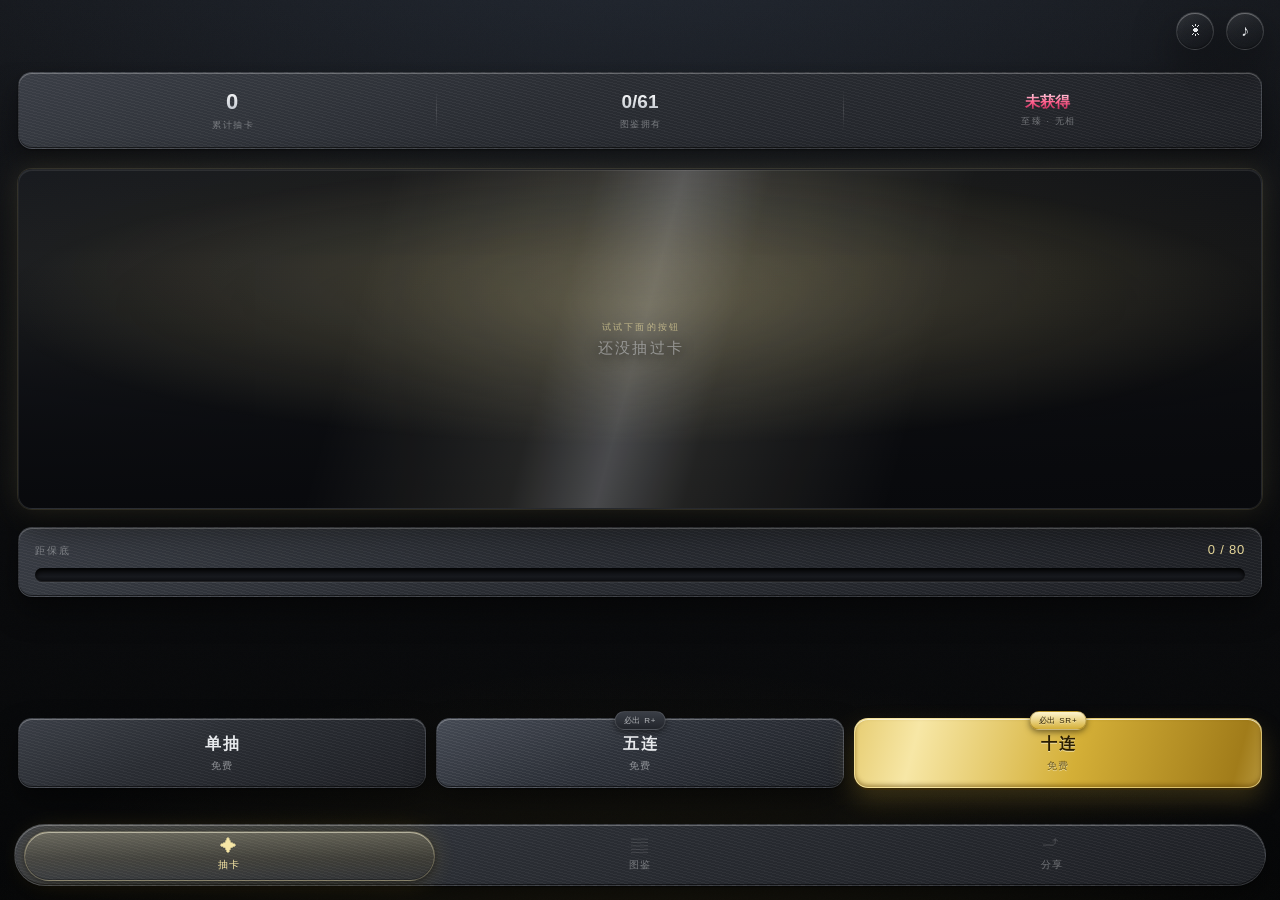
<file: index.html>
<!DOCTYPE html>
<html lang="zh-CN">
<head>
<meta charset="utf-8">
<meta name="viewport" content="width=device-width,initial-scale=1,viewport-fit=cover">
<meta name="color-scheme" content="dark">
<title>星尘 · 拟物抽卡</title>
<script>
  try { if (localStorage.getItem('stardust.theme') === 'light') document.documentElement.dataset.theme = 'light'; } catch (e) {}
</script>
<link rel="stylesheet" href="styles.css">
</head>
<body>
<div id="bg"></div>

<div id="app">
  <div class="topbar">
    <button class="icon-btn mat-glass pressable" id="btnTheme" title="切换到浅色模式" aria-label="切换到浅色模式" aria-pressed="false">☀</button>
    <button class="icon-btn mat-glass pressable" id="btnSound" title="音效开关" aria-label="音效开关" aria-pressed="true">♪</button>
  </div>

  <div class="views">
    <!-- 抽卡 -->
    <section class="view active" id="view-draw" role="tabpanel" aria-label="抽卡">
      <!-- 战绩：累计抽数 + 至臻记录，分享卡的数据源 -->
      <div class="stats mat-alu" id="stats">
        <div class="stats__item">
          <div class="stats__num" id="statPulls">0</div>
          <div class="stats__label">累计抽卡</div>
        </div>
        <div class="stats__div"></div>
        <div class="stats__item stats__item--coll">
          <div class="stats__num" id="statCollection">0/61</div>
          <div class="stats__label">图鉴拥有</div>
        </div>
        <div class="stats__div"></div>
        <div class="stats__item stats__item--ex">
          <div class="stats__num" id="statEX">未获得</div>
          <div class="stats__label">至臻 · 无相</div>
        </div>
      </div>

      <!-- 最新获得：把立绘放到抽卡页上，也让玩家看见战果 -->
      <div class="featured" id="featured" aria-live="polite">
        <div class="featured__art" id="featuredArt"><img id="featuredImg" alt="" decoding="async"></div>
        <div class="featured__meta">
          <div class="featured__label" id="featuredLabel">最新获得</div>
          <div class="featured__name" id="featuredName">—</div>
        </div>
        <div class="featured__fade" aria-hidden="true"></div>
      </div>

      <!-- 保底进度 -->
      <div class="pity mat-alu">
        <div class="pity__head">
          <span class="pity__label">距保底</span>
          <span class="pity__num" id="pityNum">0 / 80</span>
        </div>
        <div class="groove" id="groove"><div class="groove__fill" id="grooveFill"></div></div>
      </div>

      <!-- 自适应留白：把抽卡按钮推到标签栏上方 -->
      <div class="draw-spacer" aria-hidden="true"></div>

      <!-- 三档抽卡：无限抽卡，不再显示价格 -->
      <div class="draw-actions">
        <button class="draw-btn draw-btn--one pressable" id="btn1">
          <span class="draw-btn__n">单抽</span>
          <span class="draw-btn__c">免费</span>
        </button>
        <button class="draw-btn draw-btn--five pressable" id="btn5">
          <span class="draw-btn__n">五连</span>
          <span class="draw-btn__c">免费</span>
          <span class="draw-btn__tag">必出 R+</span>
        </button>
        <button class="draw-btn draw-btn--ten mat-gold pressable" id="btn10">
          <span class="draw-btn__n">十连</span>
          <span class="draw-btn__c">免费</span>
          <span class="draw-btn__tag">必出 SR+</span>
        </button>
      </div>
    </section>

    <!-- 图鉴 -->
    <section class="view" id="view-coll" role="tabpanel" aria-label="图鉴">
      <div class="coll-head">
        <div class="coll-title">图 鉴</div>
        <div class="coll-count" id="collCount">0 / 61</div>
      </div>
      <div class="coll-grid" id="collGrid"></div>
    </section>

    <!-- 分享 -->
    <section class="view view-share" id="view-share" role="tabpanel" aria-label="分享">
      <div class="coll-head">
        <div class="coll-title">分 享</div>
      </div>

      <div class="share-switch mat-glass" id="shareSwitch" role="tablist" aria-label="分享内容">
        <button class="share-switch__btn on" data-mode="ex" role="tab" aria-selected="true">至臻时刻</button>
        <button class="share-switch__btn" data-mode="coll" role="tab" aria-selected="false">图鉴进度</button>
      </div>

      <div class="share-card" id="shareCard" data-mode="ex">
        <div class="share-card__art" id="shareArt" aria-hidden="true"></div>
        <div class="share-card__grid" id="shareGrid" aria-hidden="true"></div>
        <div class="share-card__veil" aria-hidden="true"></div>
        <div class="share-card__inner">
          <div class="share-card__brand">STARDUST · 星尘</div>
          <div class="share-card__mark" id="shareMark">至 臻</div>
          <div class="share-card__title" id="shareTitle">尚未相遇</div>
          <div class="share-card__sub" id="shareSub">至臻 · 无相</div>
          <div class="share-card__stats">
            <div class="share-card__stat">
              <b id="sharePulls">0</b>
              <span id="sharePullsLabel">累计抽卡</span>
            </div>
            <div class="share-card__stat">
              <b id="shareExAt">—</b>
              <span id="shareStat2Label">至臻于第几抽</span>
            </div>
          </div>
          <div class="share-card__foot" id="shareFoot">—</div>
        </div>
      </div>

      <button class="share-save mat-gold pressable" id="btnSaveShare">保存分享卡</button>
    </section>
  </div>

  <nav class="tabbar mat-alu" id="tabbar" role="tablist" aria-label="主导航">
    <div class="tabpill" id="tabpill" aria-hidden="true"></div>
    <button class="tab on" data-view="draw" role="tab" aria-selected="true" aria-controls="view-draw"><span class="ico" aria-hidden="true">✦</span>抽卡</button>
    <button class="tab" data-view="coll" role="tab" aria-selected="false" aria-controls="view-coll"><span class="ico" aria-hidden="true">▤</span>图鉴</button>
    <button class="tab" data-view="share" role="tab" aria-selected="false" aria-controls="view-share"><span class="ico" aria-hidden="true">⤴</span>分享</button>
  </nav>
</div>

<!-- 抽卡舞台 -->
<div id="stage">
  <div class="stage__vignette" id="vignette"></div>
  <div class="stage__table" id="table"></div>
  <div class="beam" id="beam"></div>
  <div class="stage__card" id="stageCard"></div>
  <div class="stardust" id="stardust"></div>
  <div class="stage__info" id="stageInfo">
    <div class="stage__name" id="stageName"></div>
    <div class="stage__rar" id="stageRar"></div>
    <div class="stage__tap" id="stageTap">点击任意处继续</div>
  </div>
  <div class="skip mat-glass pressable" id="skip">跳过</div>
</div>

<div id="toast" class="mat-glass"></div>

<script src="vendor/gsap.min.js"></script>
<script type="module" src="js/ui.js?v=20261127"></script>
</body>
</html>
</file>
<file: styles.css>
/* ══════════════════════════════════════════════════════════════
   0. 设计令牌 — 全站唯一来源
   光照铁律：光源永远在左上 45°，高光在左上、阴影在右下
   ══════════════════════════════════════════════════════════════ */
:root{
  /* 背景 */
  --bg-0:#0A0B0D;
  --bg-1:#14161A;
  --bg-2:#1B1E24;

  /* 材质 */
  --alu-hi:#3A3E46;
  --alu:#2A2D33;
  --alu-lo:#1E2025;
  --hi:#E8EAED;

  /* 金 */
  --gold-1:#F7E7A6;
  --gold-2:#D4AF37;
  --gold-3:#A17C1A;
  --gold-4:#6B4E0B;

  /* 稀有度光 */
  --n:#8A8F98;
  --r:#9CC7E8;
  --sr:#FFB347;
  --ssr:#7FE7FF;
  --ex:#FF5C8A;

  --danger:#E5484D;

  /* 光位 */
  --lx:30%;
  --ly:22%;

  /* 半径 */
  --r-s:8px;
  --r-m:14px;
  --r-l:22px;

  /* 噪声 */
  --noise:url("data:image/svg+xml,%3Csvg xmlns='http://www.w3.org/2000/svg' width='140' height='140'%3E%3Cfilter id='n'%3E%3CfeTurbulence type='fractalNoise' baseFrequency='0.85' numOctaves='4' stitchTiles='stitch'/%3E%3C/filter%3E%3Crect width='100%25' height='100%25' filter='url(%23n)' opacity='0.55'/%3E%3C/svg%3E");

  /* 缓动 */
  --ease-out:cubic-bezier(.2,.9,.25,1);
  --ease-back:cubic-bezier(.34,1.56,.64,1);
}

*{box-sizing:border-box;margin:0;padding:0;-webkit-tap-highlight-color:transparent}
/* 全站 button 基线：清掉 UA 默认样式，避免灰块/边框/字体漂移 */
button{
  font:inherit;color:inherit;
  appearance:none;-webkit-appearance:none;
  background:none;border:0;padding:0;
  cursor:pointer;
}
html,body{height:100%}
body{
  background:var(--bg-0);
  color:var(--hi);
  font-family:-apple-system,BlinkMacSystemFont,"PingFang SC","Microsoft YaHei","Noto Sans SC",sans-serif;
  overflow:hidden;
  user-select:none;
  letter-spacing:.02em;
}

/* 展厅背景：远处光晕 + 噪声 */
#bg{
  position:fixed;inset:0;z-index:0;pointer-events:none;
  background:
    radial-gradient(120% 80% at 50% -10%, rgba(90,110,140,.22) 0%, transparent 55%),
    radial-gradient(90% 60% at 50% 110%, rgba(212,175,55,.10) 0%, transparent 60%),
    linear-gradient(180deg, var(--bg-1) 0%, var(--bg-0) 60%, #060708 100%);
}
#bg::after{
  content:"";position:fixed;inset:0;
  background-image:var(--noise);
  opacity:.035;mix-blend-mode:overlay;
}

/* ══════════════════════════════════════════════════════════════
   1. 材质原子类
   ══════════════════════════════════════════════════════════════ */

/* ① 拉丝铝 — 纹路 15°，金属冷感 */
.mat-alu{
  background:
    repeating-linear-gradient(15deg,
      rgba(255,255,255,.045) 0px, rgba(255,255,255,.045) 1px,
      transparent 1px, transparent 3px),
    linear-gradient(160deg, var(--alu-hi) 0%, var(--alu) 42%, var(--alu-lo) 100%);
  box-shadow:
    inset 0 1px 0 rgba(255,255,255,.28),
    inset 0 -1px 0 rgba(0,0,0,.55),
    0 1px 2px rgba(0,0,0,.55),
    0 14px 30px rgba(0,0,0,.42);
  border:1px solid rgba(255,255,255,.07);
}

/* ② 玻璃 — 通透、脆 */
.mat-glass{
  background:linear-gradient(155deg, rgba(255,255,255,.10), rgba(255,255,255,.03) 45%, rgba(0,0,0,.14));
  backdrop-filter:blur(14px) saturate(120%);
  -webkit-backdrop-filter:blur(14px) saturate(120%);
  border:1px solid rgba(255,255,255,.13);
  box-shadow:
    inset 0 1px 0 rgba(255,255,255,.30),
    inset 0 -1px 1px rgba(0,0,0,.35),
    0 18px 40px rgba(0,0,0,.5);
}

/* ③ 烫金 — 高光随指针（--gx）移动 */
.mat-gold{
  background:
    linear-gradient(105deg,
      var(--gold-4) 0%, var(--gold-2) 18%, var(--gold-1) 34%,
      var(--gold-2) 52%, var(--gold-3) 70%, var(--gold-1) 84%, var(--gold-2) 100%);
  background-size:220% 100%;
  background-position:var(--gx,50%) 0;
  color:#2A1E02;
  border:1px solid rgba(247,231,166,.55);
  box-shadow:
    inset 0 1px 0 rgba(255,250,220,.85),
    inset 0 -2px 4px rgba(90,60,0,.5),
    0 2px 0 rgba(60,40,0,.6),
    0 12px 26px rgba(212,175,55,.20);
  text-shadow:0 1px 0 rgba(255,248,215,.6);
}

/* ④ 绒布 — 深色高频噪声，粗糙 0.95 */
.mat-velvet{
  background:
    radial-gradient(120% 90% at var(--lx) var(--ly), rgba(255,255,255,.07), transparent 60%),
    linear-gradient(170deg, #1A1420 0%, #0E0B12 100%);
  position:relative;
}
.mat-velvet::after{
  content:"";position:absolute;inset:0;border-radius:inherit;
  background-image:var(--noise);opacity:.09;mix-blend-mode:soft-light;pointer-events:none;
}

/* ⑤ 镭射 — 七色环，色散 */
.mat-holo{
  background:
    conic-gradient(from calc(var(--ha,0deg)),
      #FF7070 0deg, #FFD97A 52deg, #9BFF8A 104deg,
      #7AE8FF 156deg, #8AA0FF 208deg, #E08AFF 260deg, #FF7070 312deg, #FF7070 360deg);
  mix-blend-mode:color-dodge;
  filter:saturate(1.5) blur(6px);
  opacity:.55;
}

/* 通用按下反馈：下沉 2px + 阴影收紧 + 高光减弱 */
.pressable{transition:transform .08s var(--ease-out), box-shadow .08s var(--ease-out), filter .08s}
.pressable:active{
  transform:translateY(2px) scale(.995);
  box-shadow:inset 0 1px 0 rgba(255,255,255,.14),
             inset 0 -1px 0 rgba(0,0,0,.5),
             0 1px 1px rgba(0,0,0,.5),
             0 4px 10px rgba(0,0,0,.4);
  filter:brightness(.94);
}

/* ══════════════════════════════════════════════════════════════
   2. 应用骨架
   ══════════════════════════════════════════════════════════════ */
#app{position:fixed;inset:0;z-index:1;display:flex;flex-direction:column}

/* 顶部栏 */
.topbar{
  display:flex;align-items:center;justify-content:flex-end;
  padding:calc(env(safe-area-inset-top,0px) + 12px) 16px 12px;
  gap:12px;flex:0 0 auto;position:relative;z-index:20;
}
.currency{
  display:flex;align-items:center;gap:8px;
  padding:7px 14px 7px 10px;border-radius:999px;
  font-variant-numeric:tabular-nums;font-size:14px;font-weight:600;
  letter-spacing:.04em;
}
.currency .gem{
  width:18px;height:18px;flex:0 0 auto;
  background:linear-gradient(145deg,#DFF7FF,#7FE7FF 40%,#2A7E9E);
  clip-path:polygon(50% 0,100% 38%,78% 100%,22% 100%,0 38%);
  box-shadow:0 0 10px rgba(127,231,255,.55);
}
.icon-btn{
  width:38px;height:38px;border-radius:50%;display:grid;place-items:center;
  font-size:16px;color:var(--hi);cursor:pointer;
}

/* 视图容器 */
.views{flex:1 1 auto;position:relative;overflow:hidden;min-height:0}
.view{
  position:absolute;inset:0;overflow-y:auto;overflow-x:hidden;
  padding:0 18px calc(96px + env(safe-area-inset-bottom,0px));
  opacity:0;pointer-events:none;
  -webkit-overflow-scrolling:touch;
}
.view.active{opacity:1;pointer-events:auto}

/* 视图入场：CSS 动画，不依赖 JS 回调 */
@keyframes viewIn{
  from{translate:0 10px}
  to  {translate:0 0}
}
.view.enter{animation:viewIn .3s cubic-bezier(.2,.9,.25,1)}

/* 底部标签栏 —— 滑块由 JS 用弹簧物理驱动 */
.tabbar{
  position:absolute;left:14px;right:14px;
  bottom:calc(14px + env(safe-area-inset-bottom,0px));
  height:62px;border-radius:999px;
  display:flex;align-items:center;
  padding:0 8px;z-index:30;
  isolation:isolate;
}
/* 选中滑块：金色液滴，位置与形变全由弹簧控制 */
.tabpill{
  position:absolute;left:0;top:6px;height:50px;
  border-radius:999px;z-index:0;
  background:
    linear-gradient(180deg, rgba(247,231,166,.26), rgba(212,175,55,.10) 55%, rgba(212,175,55,.03));
  box-shadow:
    inset 0 1px 0 rgba(255,251,225,.52),
    inset 0 -1px 0 rgba(0,0,0,.28),
    0 2px 6px rgba(0,0,0,.45),
    0 0 22px rgba(212,175,55,.20);
  border:1px solid rgba(247,231,166,.24);
  will-change:transform,width;
  pointer-events:none;
}
.tab{
  flex:1;position:relative;z-index:1;
  display:flex;flex-direction:column;align-items:center;justify-content:center;gap:3px;
  padding:9px 0;border-radius:999px;cursor:pointer;
  font-size:10px;letter-spacing:.1em;color:rgba(232,234,237,.40);
  transition:color .22s;
  will-change:transform;
  transform-origin:center bottom;
  /* 用的是 <button>：必须清掉 UA 默认的背景/边框，否则会冒出灰块 */
  appearance:none;-webkit-appearance:none;
  background:none;border:0;font-family:inherit;
  min-width:0;
}
.tab .ico{
  font-size:17px;line-height:1;display:block;
  filter:grayscale(1) opacity(.45);
  transition:filter .22s;
  will-change:transform;
}
.tab.on{color:var(--gold-1)}
.tab.on .ico{filter:none}

/* ══════════════════════════════════════════════════════════════
   3. 大厅
   ══════════════════════════════════════════════════════════════ */
.lobby{
  display:flex;flex-direction:column;align-items:center;justify-content:center;
  height:100%;padding-bottom:88px;gap:22px;
  perspective:1500px;
}
.lobby__title{
  font-size:11px;letter-spacing:.52em;color:rgba(232,234,237,.34);
  text-transform:uppercase;font-weight:500;padding-left:.52em;
}
.lobby__date{
  font-size:11px;letter-spacing:.3em;padding-left:.3em;
  color:rgba(232,234,237,.30);font-variant-numeric:tabular-nums;
}

/* ══ 今日卡片：可翻转 ══ */
.daily{
  position:relative;
  width:min(74vw,268px);
  aspect-ratio:.715;
  /* 透视只在这一层；子层用 flat，靠 backface-visibility 切面 */
  perspective:1400px;
  transform-style:flat;
  will-change:transform;
  cursor:pointer;
  touch-action:manipulation;
}
/* 外层只做视差；翻转交给两个面各自处理。
   这里刻意不开 preserve-3d —— 在已有 perspective 的祖先下，
   它会让整张卡在部分浏览器/显卡组合上直接消失（实测过）。 */
.daily__stage{
  position:absolute;inset:0;
  transform:rotateX(var(--parX,0deg)) rotateY(var(--parY,0deg));
  will-change:transform;
}
/* 两个面。
   注意：给元素加 3D 变换会创建层叠上下文，z-index 在此时不可靠
   （实测背面会一直盖住正面）。所以改用透明度控制显隐，
   翻转过半的瞬间交换——那一帧卡面几乎侧对镜头，看不出来。 */
.daily__face{
  position:absolute;inset:0;
  border-radius:calc(min(74vw,268px) * .052);
  overflow:hidden;
  backface-visibility:hidden;
  -webkit-backface-visibility:hidden;
  box-shadow:
    inset 0 1px 0 rgba(255,255,255,.22),
    inset 0 -1px 0 rgba(0,0,0,.55),
    0 2px 4px rgba(0,0,0,.5),
    0 22px 44px rgba(0,0,0,.62),
    0 46px 90px rgba(0,0,0,.45);
  will-change:transform,opacity;
}
/* 翻转由 CSS transition 完成：两个面各自绕 Y 轴旋转，
   翻转过中线时交换可见性。 */
.daily__front,
.daily__back{
  transition:transform .95s cubic-bezier(.4,0,.2,1), visibility 0s .47s;
}
.daily__front{opacity:1; visibility:visible; transform:rotateY(0deg)}
/* 背面完全移出渲染：只用 opacity:0 还不够——
   它仍会参与 3D 排序并挡住正面（实测）。visibility 才真正让它不画。 */
.daily__back{opacity:0; visibility:hidden; transform:rotateY(-180deg); pointer-events:none}

.daily.is-flipped .daily__front{opacity:0; visibility:hidden; transform:rotateY(180deg); pointer-events:none}
.daily.is-flipped .daily__back {opacity:1; visibility:visible; transform:rotateY(0deg);  pointer-events:auto}

/* 翻牌瞬间的整体抬升 + 回弹 */
@keyframes flipLift{
  0%  { translate:0 0;    }
  38% { translate:0 -16px; }
  100%{ translate:0 0;    }
}
.daily.flip-anim{ animation:flipLift .9s cubic-bezier(.34,1.3,.64,1) }

/* 阴影随翻转收缩 */
.daily-shadow{transition:scale .55s ease-out, opacity .55s ease-out}
.daily.is-flipped ~ .daily-shadow,
.lobby:has(.daily.is-flipped) .daily-shadow{ scale:.86; opacity:.55 }

/* 正面：暖调纸面 + 烫金。
   关键是要和页面底色（#0A0B0D）拉开明度差，
   否则深色卡在深色底上会"消失"。 */
.daily__front{
  background:
    radial-gradient(115% 85% at 30% 16%, rgba(255,232,190,.20), transparent 60%),
    linear-gradient(166deg,#4A3B2C 0%,#33281D 42%,#241C14 72%,#1A1410 100%);
  box-shadow:
    inset 0 1px 0 rgba(255,235,190,.34),
    inset 0 -1px 0 rgba(0,0,0,.6),
    0 2px 4px rgba(0,0,0,.5),
    0 22px 44px rgba(0,0,0,.62),
    0 46px 90px rgba(0,0,0,.45);
}
.daily__front::before{
  content:"";position:absolute;inset:0;
  background-image:var(--noise);opacity:.075;mix-blend-mode:soft-light;pointer-events:none;
}
/* 烫金细框 */
.daily__front .goldline{
  position:absolute;inset:11px;border-radius:calc(min(74vw,268px) * .042);
  border:1px solid rgba(212,175,55,.52);
  box-shadow:inset 0 0 22px rgba(212,175,55,.13);
  pointer-events:none;
}
.daily__front .goldline::after{
  content:"";position:absolute;inset:5px;border-radius:inherit;
  border:1px solid rgba(247,231,166,.16);
}
.daily__inner{
  position:absolute;inset:0;display:flex;flex-direction:column;
  align-items:center;justify-content:center;gap:14px;padding:0 26px;
  text-align:center;
}
.daily__kicker{
  font-size:9px;letter-spacing:.42em;padding-left:.42em;
  color:rgba(247,231,166,.50);
}
.daily__word{
  font-size:max(22px, min(7.4vw, 30px));
  font-weight:700;letter-spacing:.24em;padding-left:.24em;
  background:linear-gradient(168deg,#FFF8DC 0%,#E8C766 42%,#A8801F 68%,#F3E3A4 100%);
  -webkit-background-clip:text;background-clip:text;color:transparent;
  filter:drop-shadow(0 2px 10px rgba(212,175,55,.42));
  line-height:1.3;
}
.daily__rule{
  width:44px;height:1px;margin:2px 0 4px;
  background:linear-gradient(90deg, transparent, rgba(212,175,55,.7), transparent);
}
.daily__seal{
  font-size:11px;letter-spacing:.26em;padding-left:.26em;
  color:rgba(247,231,166,.42);
}
.daily__emblem{position:absolute;width:118%;opacity:.055;pointer-events:none}
.daily__emblem svg{width:100%;height:auto;display:block}

/* 背面：暖话 */
.daily__backwrap{
  position:absolute;inset:0;
  display:flex;flex-direction:column;align-items:center;justify-content:center;
  gap:18px;padding:34px 30px;text-align:center;
  background:
    radial-gradient(130% 100% at 50% 0%, rgba(255,214,150,.26), transparent 64%),
    linear-gradient(166deg,#54432F 0%,#3A2E21 46%,#281F16 100%);
}
.daily__backwrap::before{
  content:"";position:absolute;inset:0;
  background-image:var(--noise);opacity:.06;mix-blend-mode:soft-light;pointer-events:none;
}
.daily__quotewrap{
  display:flex;flex-direction:column;align-items:center;gap:6px;
  z-index:2;width:100%;
}
.daily__mark{
  font-size:30px;line-height:.8;
  color:rgba(212,175,55,.42);
  font-family:Georgia,"Songti SC",serif;
  margin-bottom:2px;
}
.daily__quote{
  font-size:max(14px, min(4.1vw, 16px));
  line-height:2.05;letter-spacing:.075em;font-weight:500;
  color:rgba(255,246,226,.93);
  text-wrap:pretty;z-index:2;
}
.daily__sign{
  font-size:9px;letter-spacing:.34em;padding-left:.34em;
  color:rgba(247,231,166,.44);z-index:2;
}
.daily__backline{
  position:absolute;inset:11px;border-radius:calc(min(74vw,268px) * .042);
  border:1px solid rgba(212,175,55,.34);pointer-events:none;
}

/* 卡片接地投影：翻转时收缩 */
.daily-shadow{
  width:min(60vw,210px);height:14px;border-radius:50%;
  background:radial-gradient(ellipse at center, rgba(0,0,0,.66), transparent 72%);
  filter:blur(11px);will-change:transform,opacity;
}

.lobby__hint{
  font-size:10px;letter-spacing:.22em;padding-left:.22em;
  color:rgba(232,234,237,.26);
  transition:opacity .4s;
}

/* 入场：CSS 动画，不依赖 JS 帧循环 */
@keyframes cardIn{
  /* 起始帧不写 opacity:0：如果动画因为任何原因不推进
     （后台标签页、低功耗、动画被禁用），元素会停在"可见"这一侧，
     页面不会变成一片空白。 */
  from{translate:0 34px; scale:.92}
  to  {translate:0 0;    scale:1}
}
@keyframes breathe{
  0%,100%{ translate:0 0 }
  50%    { translate:0 -9px }
}
/* 用独立的 translate/scale 属性，不和 GSAP 写的 transform 打架。
   注意 animation-fill-mode 用 none 而不是 both —— both 会让元素在
   动画开始前就套用 from 帧，一旦动画不推进就永远停在起始状态。 */
.daily.intro{
  animation:
    cardIn .95s cubic-bezier(.22,.9,.28,1) .12s,
    breathe 3.4s ease-in-out 1.1s infinite;
}
.daily-shadow.intro{animation:none}
.lobby__hint.gone{opacity:0}

/* ══════════════════════════════════════════════════════════════
   4. 抽卡页
   ══════════════════════════════════════════════════════════════ */
.pools{display:flex;gap:12px;padding:6px 0 18px;overflow-x:auto;scrollbar-width:none}
.pools::-webkit-scrollbar{display:none}
.pool{
  flex:0 0 auto;width:150px;padding:16px 14px;border-radius:var(--r-m);
  cursor:pointer;transition:transform .28s var(--ease-out), box-shadow .28s, border-color .28s;
}
.pool.on{
  transform:translateY(-10px);
  border-color:rgba(247,231,166,.5);
  box-shadow:
    inset 0 1px 0 rgba(255,255,255,.32),
    0 4px 10px rgba(0,0,0,.5),
    0 22px 40px rgba(0,0,0,.55),
    0 0 0 1px rgba(247,231,166,.24),
    0 0 40px rgba(212,175,55,.16);
}
.pool__tag{font-size:9px;letter-spacing:.24em;color:var(--gold-2);margin-bottom:8px}
.pool__name{font-size:19px;font-weight:600;letter-spacing:.1em;margin-bottom:4px}
.pool__meta{font-size:10px;color:rgba(232,234,237,.4);letter-spacing:.06em}

/* 保底进度：金属凹槽 + 金色液体 */
.pity{margin:4px 0 0;padding:14px 16px;border-radius:var(--r-m)}
.pity__head{display:flex;justify-content:space-between;align-items:baseline;margin-bottom:10px}
.pity__label{font-size:10px;letter-spacing:.22em;color:rgba(232,234,237,.45)}
.pity__num{font-size:13px;font-variant-numeric:tabular-nums;color:var(--gold-1);letter-spacing:.06em}
.groove{
  height:14px;border-radius:999px;position:relative;overflow:hidden;
  background:linear-gradient(180deg,#0A0B0D,#17191E 60%,#0D0E11);
  box-shadow:
    inset 0 2px 5px rgba(0,0,0,.9),
    inset 0 -1px 0 rgba(255,255,255,.10),
    0 1px 0 rgba(255,255,255,.06);
}
.groove__fill{
  position:absolute;left:0;top:0;bottom:0;width:0;border-radius:999px;
  background:linear-gradient(180deg,#FFEFB8,#E0B93F 40%,#8C6A12 100%);
  box-shadow:
    inset 0 1px 0 rgba(255,251,225,.9),
    0 0 14px rgba(212,175,55,.65);
  transition:width .5s var(--ease-out);
}
.groove__fill::after{
  content:"";position:absolute;inset:0;border-radius:999px;
  background:repeating-linear-gradient(100deg, rgba(255,255,255,.22) 0 2px, transparent 2px 9px);
  opacity:.6;
}
.groove.boiling .groove__fill{
  animation:boil .9s ease-in-out infinite;
  box-shadow:inset 0 1px 0 rgba(255,251,225,.9), 0 0 22px rgba(255,179,71,.9);
}
@keyframes boil{0%,100%{filter:brightness(1)}50%{filter:brightness(1.35)}}

/* 抽卡按钮组 */
.draw-actions{display:flex;gap:14px;margin-top:8px}
.btn{
  flex:1;border-radius:var(--r-m);padding:18px 0;text-align:center;
  cursor:pointer;font-size:16px;font-weight:600;letter-spacing:.16em;
  position:relative;overflow:hidden;border:none;
}
.btn small{display:block;font-size:10px;letter-spacing:.1em;margin-top:5px;opacity:.72;font-weight:500}
.btn--ten{flex:1.35}
.btn__badge{
  position:absolute;top:8px;right:10px;font-size:9px;letter-spacing:.1em;
  padding:2px 7px;border-radius:999px;background:rgba(60,40,0,.45);color:var(--gold-1);
}
.btn:disabled{filter:grayscale(.85) brightness(.62);cursor:not-allowed}

/* ══════════════════════════════════════════════════════════════
   5. 卡牌本体（3D）
   ══════════════════════════════════════════════════════════════ */
.card3d{
  --w:230px;
  width:var(--w);height:calc(var(--w) * 1.4);
  perspective:1300px;position:relative;
}
.card3d__inner{
  position:absolute;inset:0;transform-style:preserve-3d;
  will-change:transform;
}
/* 翻转结构：
   front 不加任何 transform，永远位于卡片正面；
   back 绕 Y 轴 180°，因此只在 inner 转过半圈后才正面朝向我们。
   配合 backface-visibility:hidden，同一时刻只会看到其中一面。
   ——不要给 front 加 translateZ 来做"分层"，preserve-3d 下浏览器的
     排序结果不稳定，实测反而会让背面常驻。 */
.card3d__face{
  position:absolute;inset:0;border-radius:calc(var(--w)*.045);
  backface-visibility:hidden;-webkit-backface-visibility:hidden;
  overflow:hidden;transform-style:preserve-3d;
}
.card3d__front{transform:rotateY(0deg)}
.card3d__back {transform:rotateY(180deg); pointer-events:none}
/* 未获得：整张卡翻到背面，正面立绘完全不渲染。
   倾斜交互在 JS 里对 locked 卡关闭，所以这里的 transform 不会被 GSAP 覆盖。 */
.card3d.locked .card3d__inner{transform:rotateY(180deg)}
.coll-grid .card3d.locked{cursor:default}

/* 卡面通用 */
.face-front{
  background:linear-gradient(165deg, #1A1D23, #0C0D10);
  box-shadow:0 20px 44px rgba(0,0,0,.72), inset 0 0 0 1px rgba(255,255,255,.07);
}
/* 卡背 */
.face-back{
  background:
    radial-gradient(120% 90% at var(--lx) var(--ly), rgba(120,160,220,.20), transparent 62%),
    linear-gradient(160deg,#1C2030,#0A0C14 65%,#070810);
  box-shadow:0 20px 44px rgba(0,0,0,.72), inset 0 0 0 1px rgba(255,255,255,.10);
  display:grid;place-items:center;
}
.face-back .emblem{width:64%;height:64%;opacity:.85}
.back-ring{
  position:absolute;width:74%;aspect-ratio:1;border-radius:50%;
  border:1px solid rgba(160,200,255,.22);
  box-shadow:inset 0 0 30px rgba(120,170,255,.14);
}

/* 稀有度边框 */
.frame{position:absolute;inset:0;border-radius:inherit;pointer-events:none;z-index:5}
.frame::before{
  content:"";position:absolute;inset:6px;border-radius:calc(var(--w)*.035);
  border:1px solid var(--rc,#8A8F98);
  opacity:.75;
}
.frame::after{
  content:"";position:absolute;inset:11px;border-radius:calc(var(--w)*.03);
  border:1px solid rgba(255,255,255,.10);
}
.r-r .frame::before{border-width:2px;box-shadow:inset 0 0 18px rgba(156,199,232,.35)}
.r-sr .frame::before{
  border-width:2.5px;border-color:var(--gold-2);
  box-shadow:inset 0 0 20px rgba(255,179,71,.42), 0 0 14px rgba(255,179,71,.28);
}
.r-ssr .frame::before{
  border-width:3px;border-image:linear-gradient(145deg,#FFF3C4,#D4AF37 30%,#8C6A12 55%,#F7E7A6 80%,#D4AF37) 1;
  box-shadow:inset 0 0 26px rgba(127,231,255,.36), 0 0 22px rgba(212,175,55,.42);
}

/* 全息层（SSR/隐藏） */
.holo{
  position:absolute;inset:-20%;z-index:3;pointer-events:none;
  background:conic-gradient(from calc(var(--ha,0deg) + var(--px,0deg)),
    #FF6B6B 0deg,#FFD97A 50deg,#9BFF8A 100deg,#7AE8FF 150deg,
    #8AA0FF 200deg,#E08AFF 250deg,#FF6B6B 300deg,#FF6B6B 360deg);
  mix-blend-mode:color-dodge;
  opacity:.42;filter:saturate(1.6) blur(9px);
  transition:opacity .3s;
}
/* 烫金扫光 */
.sheen{
  position:absolute;inset:0;z-index:4;pointer-events:none;
  background:linear-gradient(105deg,
    transparent 30%, rgba(255,255,255,.52) 46%, rgba(255,255,255,.10) 52%, transparent 68%);
  transform:translateX(-130%);
  mix-blend-mode:overlay;
}
/* 指针跟随高光 */
.glare{
  position:absolute;inset:0;z-index:6;pointer-events:none;
  background:radial-gradient(farthest-corner circle at var(--mx,50%) var(--my,50%),
    rgba(255,255,255,.34) 8%, rgba(255,255,255,.10) 30%, transparent 62%);
  opacity:0;transition:opacity .25s;
}
/* 卡面内容 */
.face-inner{
  position:absolute;inset:0;z-index:2;display:flex;flex-direction:column;
  align-items:center;justify-content:center;padding:14% 10%;
}
.card-emblem{width:78%;aspect-ratio:1;margin-bottom:6%;filter:drop-shadow(0 4px 14px rgba(0,0,0,.6))}
.card-name{
  font-size:calc(var(--w)*.088);font-weight:600;letter-spacing:.28em;
  padding-left:.28em;text-align:center;
  background:linear-gradient(180deg,#FFFFFF,#C9CDD4);
  -webkit-background-clip:text;background-clip:text;color:transparent;
}
.r-sr .card-name,.r-ssr .card-name{
  background:linear-gradient(180deg,#FFFBE4,#E8C766 55%,#A8801F);
  -webkit-background-clip:text;background-clip:text;
}
.card-rarity{
  position:absolute;top:7%;right:9%;font-size:calc(var(--w)*.04);
  letter-spacing:.16em;font-weight:700;z-index:7;
}
.card-no{
  position:absolute;bottom:5.5%;left:50%;transform:translateX(-50%);
  font-size:calc(var(--w)*.033);letter-spacing:.22em;
  color:rgba(232,234,237,.34);z-index:7;font-variant-numeric:tabular-nums;
}
/* 未获得 */
.card3d.locked .face-front{filter:grayscale(1) brightness(.42) contrast(.85)}
.card3d.locked .card-name{background:none;color:rgba(232,234,237,.30);-webkit-text-fill-color:initial}
.card3d.locked .holo,.card3d.locked .sheen,.card3d.locked .glare{display:none}
.lock{
  position:absolute;inset:0;z-index:8;display:grid;place-items:center;
  font-size:calc(var(--w)*.17);opacity:.28;color:#cfd4dc;
  text-shadow:0 2px 6px #000;
}

/* ══════════════════════════════════════════════════════════════
   6. 抽卡舞台
   ══════════════════════════════════════════════════════════════ */
#stage{
  position:fixed;inset:0;z-index:100;display:none;
  align-items:center;justify-content:center;
  background:rgba(4,5,7,.0);
}
#stage.on{display:flex}
.stage__vignette{
  position:absolute;inset:0;pointer-events:none;
  background:radial-gradient(70% 60% at 50% 50%, transparent 30%, rgba(0,0,0,.92) 100%);
  opacity:0;
}
.stage__table{
  position:absolute;left:50%;bottom:6%;width:min(80vw,420px);height:180px;
  transform:translateX(-50%);
  background:radial-gradient(ellipse at 50% 0%, rgba(212,175,55,.16), transparent 68%);
  filter:blur(18px);pointer-events:none;opacity:0;
}
.stage__card{
  position:relative;z-index:10;will-change:transform;
}
/* 光柱 */
.beam{
  position:absolute;left:50%;top:50%;width:2px;height:0;
  transform:translate(-50%,-50%);pointer-events:none;z-index:8;
  background:linear-gradient(180deg, transparent, rgba(255,241,190,.95), transparent);
  box-shadow:0 0 40px 12px rgba(255,208,102,.55);
  opacity:0;
}
.beam--sr{box-shadow:0 0 46px 14px rgba(255,179,71,.6)}
.beam--ssr{box-shadow:0 0 60px 18px rgba(255,225,150,.7)}

/* 星尘爆发 */
.stardust{position:absolute;inset:0;z-index:12;pointer-events:none}
.spark{
  position:absolute;width:4px;height:4px;border-radius:50%;
  background:#FFF3C4;box-shadow:0 0 10px 3px rgba(255,220,130,.9);
  opacity:0;
}
/* 信息条 */
.stage__info{
  position:absolute;left:0;right:0;bottom:calc(7% + env(safe-area-inset-bottom,0px));
  text-align:center;z-index:14;opacity:0;
}
.stage__name{font-size:26px;font-weight:700;letter-spacing:.3em;padding-left:.3em}
.stage__rar{font-size:11px;letter-spacing:.4em;padding-left:.4em;margin-top:8px;opacity:.75}
.stage__tap{font-size:10px;letter-spacing:.3em;color:rgba(232,234,237,.32);margin-top:20px}
/* 跳过 */
.skip{
  position:absolute;right:20px;bottom:calc(24px + env(safe-area-inset-bottom,0px));
  z-index:20;font-size:11px;letter-spacing:.2em;
  padding:9px 18px;border-radius:999px;cursor:pointer;
  opacity:0;pointer-events:none;
}

/* 屏震 */
@keyframes shake{0%,100%{transform:translate(0,0)}25%{transform:translate(-1px,1px)}50%{transform:translate(1px,-1px)}75%{transform:translate(-1px,-1px)}}
.shaking{animation:shake .12s linear infinite}
/* 反色 */
.invert{filter:invert(1) hue-rotate(180deg)}

/* ══════════════════════════════════════════════════════════════
   7. 十连网格
   ══════════════════════════════════════════════════════════════ */
/* 十连结果页：标题 + 卡片组 + 收下按钮，整组居中，不再上下各占一半 */
.summary{
  position:absolute;inset:0;z-index:11;
  display:flex;flex-direction:column;align-items:center;justify-content:center;
  gap:16px;
  padding:calc(62px + env(safe-area-inset-top,0px)) 12px calc(86px + env(safe-area-inset-bottom,0px));
  pointer-events:none;
}
.summary::before{
  content:"";position:absolute;left:50%;top:50%;
  width:min(92vw,440px);height:min(72vh,620px);transform:translate(-50%,-50%);
  background:radial-gradient(62% 46% at 50% 46%, rgba(247,231,166,.075), transparent 72%);
  pointer-events:none;
}
.summary__head{text-align:center;flex:0 0 auto}
.summary__eyebrow{
  font-size:10px;letter-spacing:.3em;padding-left:.3em;
  color:rgba(247,231,166,.52);
}
.summary__title{
  margin-top:8px;font-size:18px;font-weight:600;letter-spacing:.14em;
  color:rgba(232,234,237,.82);
}
.summary__title b{
  margin-left:8px;font-size:23px;letter-spacing:.08em;
  color:var(--gold-1);text-shadow:0 0 18px rgba(212,175,55,.55);
}
.summary.best-ssr .summary__title b{color:var(--ssr);text-shadow:0 0 18px rgba(127,231,255,.55)}
.summary.best-sr  .summary__title b{color:var(--sr);text-shadow:0 0 18px rgba(255,179,71,.5)}
.summary.best-ex  .summary__title b{color:var(--ex);text-shadow:0 0 18px rgba(255,92,138,.65)}
.summary.best-r   .summary__title b{color:var(--r)}
.summary.best-n   .summary__title b{color:var(--n)}
/* 顶部一条极淡的光带，把结果页和抽卡演出区分开 */
.summary__head::after{
  content:"";display:block;width:120px;height:1px;margin:14px auto 0;
  background:linear-gradient(90deg,transparent,rgba(247,231,166,.5),transparent);
}

.ten-grid{
  position:relative;inset:auto;z-index:auto;
  display:grid;grid-template-columns:repeat(5,minmax(0,1fr));grid-template-rows:repeat(2,auto);
  gap:12px 10px;width:min(100%,620px);padding:0;
  justify-items:center;align-items:center;
}
.ten-grid .card3d{
  --w:100%;width:100%;height:auto;aspect-ratio:.7143;perspective:800px;
  max-width:min(100%,112px);
}
.ten-grid .card3d__face{border-radius:8px}
.ten-grid .card-emblem{width:74%}
.ten-grid .card-name{font-size:9px;letter-spacing:.12em;padding-left:.12em}
.ten-grid .card-no,.ten-grid .card-rarity{display:none}
.ten-grid .face-inner{padding:10% 6%}

/* 手机改为 3 列，卡片从 67px 放大到约 96px，空白也收拢 */
@media (max-width:620px){
  .ten-grid{
    grid-template-columns:repeat(3,minmax(0,1fr));
    grid-template-rows:none;grid-auto-rows:auto;
    gap:12px;width:min(100%,320px);
  }
  .ten-grid .card3d{max-width:96px}
}
@media (max-width:620px) and (max-height:760px){
  .summary{gap:10px;padding-top:calc(50px + env(safe-area-inset-top,0px));padding-bottom:calc(72px + env(safe-area-inset-bottom,0px))}
  .summary__head::after{margin-top:9px}
  .ten-grid{gap:8px;width:min(100%,280px)}
  .ten-grid .card3d{max-width:82px}
}

.summary-exit{
  position:absolute;left:50%;transform:translateX(-50%);
  bottom:calc(28px + env(safe-area-inset-bottom,0px));z-index:20;
  padding:10px 30px;border-radius:999px;
  border:1px solid rgba(247,231,166,.38);
  color:var(--gold-1);font-size:13px;font-weight:600;letter-spacing:.22em;
  box-shadow:0 0 24px rgba(212,175,55,.20),inset 0 1px 0 rgba(255,255,255,.12);
  pointer-events:auto;
}

/* ══════════════════════════════════════════════════════════════
   8. 图鉴
   ══════════════════════════════════════════════════════════════ */
.coll-head{display:flex;align-items:baseline;justify-content:space-between;padding:4px 0 16px}
.coll-title{font-size:22px;font-weight:600;letter-spacing:.16em}
.coll-count{font-size:12px;color:rgba(232,234,237,.42);font-variant-numeric:tabular-nums}
.coll-grid{
  display:grid;grid-template-columns:repeat(auto-fill,minmax(96px,1fr));gap:12px;
}
.coll-grid .card3d{--w:100%;width:100%;height:auto;aspect-ratio:.7143;perspective:700px;cursor:pointer}
.coll-grid .card3d__face{border-radius:7px}
.coll-grid .card-emblem{width:76%}
.coll-grid .card-name{font-size:10px;letter-spacing:.14em;padding-left:.14em}
.coll-grid .card-no,.coll-grid .card-rarity{display:none}
.coll-grid .face-inner{padding:12% 8%}
.coll-grid .glare{opacity:1;background:radial-gradient(farthest-corner circle at var(--mx,50%) var(--my,50%), rgba(255,255,255,.26) 6%, transparent 55%)}

/* ══════════════════════════════════════════════════════════════
   9. 商店
   ══════════════════════════════════════════════════════════════ */
.shop-item{
  display:flex;align-items:center;gap:14px;padding:16px 18px;border-radius:var(--r-m);
  margin-bottom:12px;
}
.shop-item__icon{width:44px;height:44px;border-radius:12px;display:grid;place-items:center;font-size:19px;flex:0 0 auto}
.shop-item__body{flex:1;min-width:0}
.shop-item__name{font-size:14px;font-weight:600;letter-spacing:.06em}
.shop-item__sub{font-size:10px;color:rgba(232,234,237,.4);margin-top:3px;letter-spacing:.04em}
.shop-item__price{
  padding:9px 16px;border-radius:999px;font-size:12px;font-weight:700;
  letter-spacing:.06em;cursor:pointer;white-space:nowrap;
}

/* ══════════════════════════════════════════════════════════════
   10. 提示条
   ══════════════════════════════════════════════════════════════ */
#toast{
  position:fixed;left:50%;bottom:calc(96px + env(safe-area-inset-bottom,0px));
  transform:translate(-50%,14px);z-index:200;
  padding:11px 22px;border-radius:999px;font-size:12px;letter-spacing:.06em;
  opacity:0;pointer-events:none;white-space:nowrap;
}
#toast.on{opacity:1;transform:translate(-50%,0);transition:opacity .25s,transform .25s var(--ease-out)}

/* 减少动效 */
@media (prefers-reduced-motion: reduce){
  *{animation-duration:.01ms !important;animation-iteration-count:1 !important;transition-duration:.01ms !important}
}
@media (max-width:420px){
  .card3d{--w:206px}
}

/* ══════════════════════════════════════════════════════════════
   真实立绘：有图就用图，没图自动退回几何徽记
   ══════════════════════════════════════════════════════════════ */
.card-art{
  position:absolute;inset:0;z-index:1;
  display:none;
  margin:0;
}
.card-art img{
  width:100%;height:100%;
  object-fit:cover;object-position:center top;
  display:block;
}
/* 只有图片真的加载成功才显示 */
.card3d.has-art .card-art{display:block}
/* 有立绘时，几何徽记退场 */
.card3d.has-art .face-inner{opacity:0}
/* 小格子里 gradient-clip:text 会被压没，改成实色，保证名字看得见 */
.ten-grid .card3d.has-art .card-name,
.coll-grid .card3d.has-art .card-name{
  background:none;
  -webkit-background-clip:border-box;background-clip:border-box;
  color:#FFF;
  -webkit-text-fill-color:#FFF;
  text-shadow:0 1px 6px rgba(0,0,0,.95);
}
/* 立绘底部压一层渐变，保证角色名始终可读。
   遮罩要够高够浓 —— 古典画派的立绘明度往往和文字接近，
   不遮就是一片糊。 */
.card-art::after{
  content:"";position:absolute;left:0;right:0;bottom:0;height:46%;
  background:linear-gradient(180deg,
    transparent 0%,
    rgba(6,7,9,.55) 42%,
    rgba(6,7,9,.92) 76%,
    rgba(6,7,9,.98) 100%);
  pointer-events:none;
}
/* 卡面内容始终压在立绘之上 */
.card3d.has-art .card-name,
.card3d.has-art .card-no,
.card3d.has-art .card-rarity{text-shadow:0 2px 12px rgba(0,0,0,.95), 0 0 3px rgba(0,0,0,.9)}
/* 大卡（舞台 / 灯箱）才用绝对定位压住立绘底部；
   图鉴里的小格子仍然走原来的流式布局，否则会错位 */
.card3d.has-art .face-inner{opacity:0}
#stageCard .card3d.has-art .card-name,
.lb-stage .card3d.has-art .card-name{
  position:absolute;left:0;right:0;bottom:11%;
  font-size:calc(var(--w)*.082);
  z-index:7;
}
#stageCard .card3d.has-art .card-no,
.lb-stage .card3d.has-art .card-no{bottom:4.6%}

/* ══════════════════════════════════════════════════════════════
   图鉴灯箱
   ══════════════════════════════════════════════════════════════ */
.lightbox{
  position:fixed;inset:0;z-index:180;
  display:none;align-items:center;justify-content:center;
  flex-direction:column;gap:18px;
  padding:calc(env(safe-area-inset-top,0px) + 56px) 18px calc(env(safe-area-inset-bottom,0px) + 26px);
  background:rgba(4,5,7,.90);
  backdrop-filter:blur(20px) saturate(120%);
  -webkit-backdrop-filter:blur(20px) saturate(120%);
}
.lightbox.on{display:flex}

@keyframes lbIn{
  from{translate:0 18px; scale:.94}
  to  {translate:0 0;    scale:1}
}
.lightbox.enter .lb-stage > *{animation:lbIn .42s cubic-bezier(.22,.9,.28,1)}

.lb-stage{
  width:min(82vw,340px);
  aspect-ratio:.7143;
  display:grid;place-items:center;
  flex:0 0 auto;
}
.lb-stage .card3d{--w:100%;width:100%;height:100%}
.lb-stage .card3d__face{border-radius:14px}

.lb-meta{text-align:center;flex:0 0 auto}
.lb-name{font-size:22px;font-weight:700;letter-spacing:.26em;padding-left:.26em}
.lb-rar{font-size:10px;letter-spacing:.3em;padding-left:.3em;opacity:.55;margin-top:7px}
.lb-stats{display:flex;gap:28px;justify-content:center;margin-top:16px;font-size:11px;letter-spacing:.08em}
.lb-stats div{display:flex;flex-direction:column;gap:5px;align-items:center}
.lb-stats span{opacity:.4}
.lb-stats b{font-size:17px;font-weight:600;font-variant-numeric:tabular-nums}

.lb-count{
  position:absolute;left:50%;transform:translateX(-50%);
  bottom:calc(env(safe-area-inset-bottom,0px) + 10px);
  font-size:10px;letter-spacing:.26em;padding-left:.26em;
  color:rgba(232,234,237,.36);font-variant-numeric:tabular-nums;
}

.lb-btn{
  position:absolute;border:1px solid rgba(255,255,255,.14);
  background:rgba(255,255,255,.06);
  backdrop-filter:blur(12px);-webkit-backdrop-filter:blur(12px);
  color:rgba(232,234,237,.86);
  border-radius:999px;cursor:pointer;
  display:grid;place-items:center;
  transition:background .18s, transform .12s, opacity .18s;
  font-family:inherit;
}
.lb-btn:hover{background:rgba(255,255,255,.13)}
.lb-btn:active{transform:scale(.94)}
.lb-btn:focus-visible{outline:2px solid var(--gold-2);outline-offset:3px}

.lb-close{
  top:calc(env(safe-area-inset-top,0px) + 14px);right:16px;
  width:38px;height:38px;font-size:15px;
}
.lb-prev,.lb-next{
  top:50%;transform:translateY(-50%);
  width:44px;height:44px;font-size:24px;line-height:1;
  padding-bottom:3px;
}
.lb-prev{left:12px}
.lb-next{right:12px}
.lb-prev:active,.lb-next:active{transform:translateY(-50%) scale(.94)}
/* 矮屏略收窄大卡，给标题和数值留位置 */
@media (max-height:760px){
  .lb-stage{width:min(72vw,280px)}
}
/* 只有一张时不显示翻页箭头 */
.lightbox.single .lb-prev,
.lightbox.single .lb-next{opacity:0;pointer-events:none}

/* ══════════════════════════════════════════════════════════════
   可聚焦元素
   ══════════════════════════════════════════════════════════════ */
.card3d[role="button"]:focus-visible,
.daily:focus-visible,
.tab:focus-visible,
.pool:focus-visible,
.icon-btn:focus-visible{
  outline:2px solid var(--gold-2);
  outline-offset:3px;
}

/* ══════════════════════════════════════════════════════════════
   卡池：已关闭状态
   ══════════════════════════════════════════════════════════════ */
.pool.closed{opacity:.45;filter:saturate(.5)}

/* ══════════════════════════════════════════════════════════════
   减少动效：真正减少，而不是加速
   ══════════════════════════════════════════════════════════════ */
@media (prefers-reduced-motion: reduce){
  .holo,.sheen,.glare{display:none}
  .daily.intro{animation:none}
  .view.enter{animation:none}
  .lightbox.enter .lb-stage > *{animation:none}
  .groove.boiling .groove__fill{animation:none}
}

/* ══════════════════════════════════════════════════════════════
   抽卡页 · 布局
   ══════════════════════════════════════════════════════════════ */
/* 抽卡页内容少，用 flex 撑满并居中，避免底部留一大片死白 */
#view-draw{
  display:flex;flex-direction:column;
  justify-content:flex-start;
  gap:14px;
  min-height:100%;          /* 撑满视口，让 spacer 随屏高伸缩 */
  padding-top:10px;
  padding-bottom:calc(112px + env(safe-area-inset-bottom,0px));
}
#view-draw:not(.active){display:none}

.stats{
  display:flex;align-items:center;
  padding:16px 10px;border-radius:var(--r-m);
  margin:0 0 6px;
}
.stats__item{flex:1;text-align:center;min-width:0}
.stats__num{
  font-size:22px;font-weight:700;letter-spacing:.02em;
  font-variant-numeric:tabular-nums;line-height:1.15;
  background:linear-gradient(180deg,#FFFFFF,#B9BFC8);
  -webkit-background-clip:text;background-clip:text;color:transparent;
  white-space:nowrap;
}
.stats__label{
  font-size:9px;letter-spacing:.18em;padding-left:.18em;
  color:rgba(232,234,237,.40);margin-top:5px;
}
.stats__div{
  width:1px;align-self:stretch;margin:2px 0;
  background:linear-gradient(180deg,transparent,rgba(255,255,255,.12),transparent);
}
/* 图鉴拥有：数字稍收一点，避免窄屏三格挤压 */
.stats__item--coll .stats__num{font-size:19px;letter-spacing:0}
/* 至臻那一格用专属色，一眼看出它不一样 */
.stats__item--ex .stats__num{
  font-size:15px;
  background:linear-gradient(180deg,#FFD7E6,#FF5C8A 55%,#B32C57);
  -webkit-background-clip:text;background-clip:text;
}
.stats__item--ex.got .stats__num{
  font-size:17px;
  filter:drop-shadow(0 0 12px rgba(255,92,138,.55));
}

/* ══════════════════════════════════════════════════════════════
   抽卡页 · 三档按钮
   ══════════════════════════════════════════════════════════════ */
.draw-actions{
  display:grid;
  grid-template-columns:repeat(3,minmax(0,1fr));
  gap:10px;
  margin-top:26px;      /* 给按钮顶部的小标签留位置 */
}
/* 抽卡按钮自动贴着底部标签栏上方，距保底与卡片之间自适应留白 */
.draw-spacer{flex:1 1 auto;min-height:12px}
.draw-btn{
  position:relative;
  display:flex;flex-direction:column;align-items:center;justify-content:center;
  gap:4px;padding:15px 4px 14px;
  border-radius:var(--r-m);
  border:1px solid rgba(255,255,255,.07);
  background:
    repeating-linear-gradient(15deg, rgba(255,255,255,.045) 0 1px, transparent 1px 3px),
    linear-gradient(160deg, var(--alu-hi) 0%, var(--alu) 42%, var(--alu-lo) 100%);
  box-shadow:
    inset 0 1px 0 rgba(255,255,255,.28),
    inset 0 -1px 0 rgba(0,0,0,.55),
    0 1px 2px rgba(0,0,0,.55),
    0 14px 30px rgba(0,0,0,.42);
  font-family:inherit;color:var(--hi);
  min-width:0;
}
.draw-btn__n{
  font-size:16px;font-weight:600;letter-spacing:.14em;padding-left:.14em;
  white-space:nowrap;
}
.draw-btn__c{
  font-size:10px;letter-spacing:.06em;
  color:rgba(232,234,237,.52);
  font-variant-numeric:tabular-nums;white-space:nowrap;
}
.draw-btn__tag{
  position:absolute;top:-8px;left:50%;transform:translateX(-50%);
  font-size:8px;letter-spacing:.1em;white-space:nowrap;
  padding:3px 8px;border-radius:999px;
  background:linear-gradient(180deg,#3A3E46,#22252B);
  border:1px solid rgba(255,255,255,.12);
  color:rgba(232,234,237,.72);
  box-shadow:0 2px 6px rgba(0,0,0,.5);
}
/* 五连：略强的金属感 */
.draw-btn--five{
  background:
    repeating-linear-gradient(15deg, rgba(255,255,255,.06) 0 1px, transparent 1px 3px),
    linear-gradient(160deg, #454A54 0%, #2E323A 45%, #1F2228 100%);
}
/* 十连：烫金 */
.draw-btn--ten{
  background:
    linear-gradient(105deg,
      var(--gold-4) 0%, var(--gold-2) 18%, var(--gold-1) 34%,
      var(--gold-2) 52%, var(--gold-3) 70%, var(--gold-1) 84%, var(--gold-2) 100%);
  background-size:220% 100%;
  background-position:var(--gx,50%) 0;
  border-color:rgba(247,231,166,.55);
  box-shadow:
    inset 0 1px 0 rgba(255,250,220,.85),
    inset 0 -2px 4px rgba(90,60,0,.5),
    0 2px 0 rgba(60,40,0,.6),
    0 12px 26px rgba(212,175,55,.22);
  color:#2A1E02;
}
.draw-btn--ten .draw-btn__c{color:rgba(42,30,2,.62)}
.draw-btn--ten .draw-btn__tag{
  background:linear-gradient(180deg,#FFF6D0,#D4AF37);
  border-color:rgba(120,90,10,.4);
  color:#2A1E02;
  text-shadow:0 1px 0 rgba(255,248,215,.5);
}
.draw-btn:disabled{filter:grayscale(.85) brightness(.6);cursor:not-allowed}
.draw-btn:disabled .draw-btn__tag{opacity:.5}

/* ══════════════════════════════════════════════════════════════
   至臻卡（EX）样式
   ══════════════════════════════════════════════════════════════ */
.r-ex .frame::before{
  border-width:3px;
  border-color:var(--ex);
  box-shadow:
    inset 0 0 34px rgba(255,92,138,.5),
    0 0 30px rgba(255,92,138,.55),
    0 0 70px rgba(255,92,138,.28);
}
.r-ex .face-front{
  background:
    radial-gradient(120% 90% at 50% 20%, rgba(255,92,138,.22), transparent 62%),
    linear-gradient(165deg,#2A0E18,#12060C 60%,#080306);
}
/* 至臻的镭射更艳 */
.r-ex .holo{
  opacity:.62;
  filter:saturate(2) blur(7px);
  mix-blend-mode:screen;
}
.r-ex .card-name{
  background:linear-gradient(180deg,#FFE3EC,#FF5C8A 50%,#B32C57);
  -webkit-background-clip:text;background-clip:text;color:transparent;
}
/* 图鉴里至臻未获得时，也用一抹玫红提示"这里有个东西" */
.card3d.r-ex.locked{filter:none}
.card3d.r-ex.locked .face-front{filter:grayscale(.6) brightness(.5)}
.card3d.r-ex.locked .lock{color:var(--ex);opacity:.5}

/* 图鉴里至臻的呼吸光 */
@keyframes exPulse{
  0%,100%{box-shadow:inset 0 0 30px rgba(255,92,138,.5), 0 0 26px rgba(255,92,138,.45)}
  50%    {box-shadow:inset 0 0 42px rgba(255,92,138,.72), 0 0 46px rgba(255,92,138,.7)}
}
.card3d.r-ex:not(.locked) .frame::before{animation:exPulse 2.6s ease-in-out infinite}

/* 五连：桌面一排 5 张可以比十连再大一点；手机沿用 3+2 的通用网格 */
.ten-grid.is-five{
  grid-template-columns:repeat(5,minmax(0,1fr));
  grid-template-rows:auto;
}
.ten-grid.is-five .card3d{max-width:120px}
@media (max-width:620px){
  .ten-grid.is-five{
    display:grid;
    grid-template-columns:repeat(3,minmax(0,1fr));
    grid-template-rows:none;grid-auto-rows:auto;
    gap:12px;width:min(100%,320px);padding:0;
  }
  .ten-grid.is-five .card3d{max-width:96px}
}
@media (max-width:620px) and (max-height:760px){
  .ten-grid.is-five{gap:8px;width:min(100%,280px)}
  .ten-grid.is-five .card3d{max-width:82px}
}

/* 至臻演出：整个舞台染一层玫红 */
#stage.ex-glow{
  background:
    radial-gradient(70% 60% at 50% 45%, rgba(255,92,138,.20), transparent 62%),
    rgba(6,2,5,1);
}
#stage.ex-glow .beam{
  background:linear-gradient(180deg, transparent, rgba(255,170,200,.95), transparent);
  box-shadow:0 0 70px 24px rgba(255,92,138,.6);
}

/* ══════════════════════════════════════════════════════════════
   抽卡页 · 最新获得
   用真实立绘撑住版面，同时让玩家随时看见最近抽到的角色
   ══════════════════════════════════════════════════════════════ */
.featured{
  position:relative;
  height:min(42vh,340px);
  border-radius:var(--r-m);
  overflow:hidden;
  border:1px solid rgba(255,255,255,.07);
  background:linear-gradient(165deg,#1A1D23,#0C0D10);
  box-shadow:
    inset 0 1px 0 rgba(255,255,255,.10),
    0 0 0 1px rgba(247,231,166,.10),
    0 0 30px rgba(247,231,166,.14),
    0 18px 40px rgba(0,0,0,.55);
  flex:0 0 auto;
}
/* 光效：缓慢扫过的流光 + 中心呼吸光晕 */
.featured::before{
  content:"";position:absolute;inset:-60%;z-index:1;pointer-events:none;
  background:linear-gradient(105deg,
    transparent 40%,
    rgba(255,247,212,.10) 47%,
    rgba(255,255,255,.26) 50%,
    rgba(255,247,212,.10) 53%,
    transparent 60%);
  mix-blend-mode:screen;
  animation:featuredSweep 5.6s ease-in-out infinite;
}
@keyframes featuredSweep{
  0%,48%{transform:translateX(-65%);opacity:0}
  58%{opacity:.85}
  100%{transform:translateX(65%);opacity:0}
}
.featured::after{
  content:"";position:absolute;inset:0;z-index:1;pointer-events:none;
  background:radial-gradient(72% 58% at 50% 40%, rgba(247,231,166,.20), transparent 72%);
  animation:featuredBreathe 3.8s ease-in-out infinite;
}
@keyframes featuredBreathe{
  0%,100%{opacity:.35}
  50%{opacity:1}
}
.featured__art{
  position:absolute;inset:0;
  opacity:.92;
  transition:opacity .3s;
  filter:saturate(.92);
}
.featured__art img{
  width:100%;height:100%;object-fit:cover;object-position:center 22%;
  display:block;opacity:0;transition:opacity .18s;
}
.featured__art img.ok{opacity:1}
/* 立绘底部渐隐，让文字压得住 */
.featured__fade{
  position:absolute;inset:0;
  background:
    linear-gradient(180deg, rgba(8,9,12,.12) 0%, transparent 28%, rgba(8,9,12,.72) 78%, rgba(8,9,12,.95) 100%);
  pointer-events:none;
}
.featured__meta{
  position:absolute;left:18px;right:18px;bottom:14px;
  z-index:2;
}
.featured__label{
  font-size:9px;letter-spacing:.26em;padding-left:.26em;
  color:rgba(247,231,166,.6);margin-bottom:5px;
}
.featured__name{
  font-size:20px;font-weight:700;letter-spacing:.2em;padding-left:.2em;
  color:#FFF;
  text-shadow:0 2px 14px rgba(0,0,0,.9);
}
/* 未抽过卡时，展示一个提示 */
.featured.empty .featured__art{
  background:radial-gradient(120% 90% at 50% 30%, rgba(212,175,55,.10), transparent 60%);
}
/* 空状态：文字居中，而不是缩在左下角 */
.featured.empty .featured__meta{
  top:50%;bottom:auto;transform:translateY(-50%);
  text-align:center;left:0;right:0;
}
.featured.empty .featured__name{
  font-size:15px;font-weight:500;letter-spacing:.16em;
  padding-left:.16em;color:rgba(232,234,237,.46);
}
.featured.empty .featured__label{letter-spacing:.24em;padding-left:.24em}
/* 至臻展示时的玫红光边 */
.featured.is-ex{
  border-color:rgba(255,92,138,.55);
  box-shadow:
    inset 0 0 30px rgba(255,92,138,.28),
    0 0 34px rgba(255,92,138,.30),
    0 14px 34px rgba(0,0,0,.55);
}
.featured.is-ex::after{
  background:radial-gradient(72% 58% at 50% 40%, rgba(255,92,138,.30), transparent 72%);
}
.featured.is-ex .featured__label{color:rgba(255,170,200,.85)}
.featured.is-ex .featured__name{
  background:linear-gradient(180deg,#FFE3EC,#FF5C8A 55%,#FFC2D6);
  -webkit-background-clip:text;background-clip:text;color:transparent;
  filter:drop-shadow(0 0 14px rgba(255,92,138,.65));
}
/* 矮屏收紧间距，避免放大后的立绘把抽卡按钮挤到标签栏下面 */
@media (max-height:760px){
  #view-draw{gap:8px;padding-top:10px;padding-bottom:calc(92px + env(safe-area-inset-bottom,0px))}
  .stats{margin:0 0 4px;padding:10px 10px}
  .featured{height:min(24vh,180px)}
  .pity{margin:2px 0 0;padding:10px 14px}
  .draw-spacer{min-height:8px}
  .draw-actions{margin-top:14px}
  .draw-btn{padding:10px 4px 9px}
}

/* 极矮屏（如 1101×518 的桌面小窗）：再压一点立绘，保证按钮完整露出 */
@media (max-height:540px){
  #view-draw{gap:6px;padding-top:8px;padding-bottom:calc(88px + env(safe-area-inset-bottom,0px))}
  .featured{height:min(20vh,150px)}
  .draw-spacer{min-height:6px}
}

/* ══════════════════════════════════════════════════════════════
   分享卡
   ══════════════════════════════════════════════════════════════ */
.view-share{padding-left:12px;padding-right:12px}
.view-share .coll-head{padding:0 0 8px}
/* 分享内容切换：至臻时刻 / 图鉴进度 */
.share-switch{
  display:flex;gap:4px;width:min(100%,420px);margin:0 auto 14px;padding:4px;
  border-radius:999px;
}
.share-switch__btn{
  flex:1;min-width:0;padding:9px 6px;border-radius:999px;
  font-family:inherit;font-size:12px;letter-spacing:.12em;white-space:nowrap;
  color:rgba(232,234,237,.45);background:none;border:0;cursor:pointer;
  transition:color .22s,background .22s,box-shadow .22s;
}
.share-switch__btn.on{
  color:var(--hi);
  background:linear-gradient(180deg,rgba(247,231,166,.16),rgba(212,175,55,.07));
  box-shadow:inset 0 1px 0 rgba(255,251,225,.3),0 2px 8px rgba(0,0,0,.3);
}
html[data-theme="light"] .share-switch__btn{color:rgba(27,34,48,.45)}
html[data-theme="light"] .share-switch__btn.on{
  color:#8A6800;
  background:linear-gradient(180deg,rgba(255,255,255,.95),rgba(247,231,166,.55));
  box-shadow:inset 0 1px 0 #fff,0 2px 8px rgba(38,54,82,.14);
}
/* 图鉴进度模式：用已收集卡的缩略图铺成一面墙 */
.share-card__grid{
  display:none;position:absolute;left:8%;top:11%;width:84%;height:39%;
  grid-template-columns:repeat(4,1fr);grid-template-rows:repeat(3,1fr);
  gap:5px;z-index:1;
}
.share-card[data-mode="coll"] .share-card__grid{display:grid}
.share-card[data-mode="coll"] .share-card__veil{
  background:linear-gradient(180deg, transparent 38%, rgba(8,3,6,.22) 52%, rgba(8,3,6,.88) 66%, #080306 100%);
}
html[data-theme="light"] .share-card[data-mode="coll"] .share-card__veil{
  background:linear-gradient(180deg, transparent 38%, rgba(247,249,252,.55) 52%, rgba(247,249,252,.90) 68%, #F7F9FC 100%);
}
.share-card[data-mode="coll"] .share-card__art{display:none}
.share-cell{
  position:relative;border-radius:4px;overflow:hidden;
  background:rgba(255,255,255,.05);
  border:1px solid rgba(255,92,138,.22);
}
.share-cell i{
  position:absolute;inset:0;background-size:cover;background-position:center 14%;
  opacity:.9;
}
.share-cell.locked{
  background:linear-gradient(145deg,rgba(255,255,255,.10),rgba(255,255,255,.02));
  border-color:rgba(255,255,255,.08);
}
.share-cell.locked i{display:none}
.share-cell.locked::after{
  content:"✦";position:absolute;inset:0;display:grid;place-items:center;
  font-size:12px;color:rgba(232,234,237,.16);
}
html[data-theme="light"] .share-cell{background:rgba(255,255,255,.55);border-color:rgba(198,62,110,.22)}
html[data-theme="light"] .share-cell.locked{background:rgba(255,255,255,.42);border-color:rgba(31,45,70,.10)}
html[data-theme="light"] .share-cell.locked::after{color:rgba(27,34,48,.22)}
.share-card{
  position:relative;
  width:min(100%, 420px);
  height:auto;
  aspect-ratio:3/4;
  margin:0 auto;
  border-radius:var(--r-l);
  overflow:hidden;
  background:linear-gradient(165deg,#1B0E18 0%,#12060C 55%,#080306 100%);
  border:1px solid rgba(255,92,138,.32);
  box-shadow:inset 0 0 40px rgba(255,92,138,.14), 0 20px 50px rgba(0,0,0,.6);
}
.share-card::before{
  content:"";position:absolute;inset:0;pointer-events:none;
  background:radial-gradient(100% 70% at 50% 16%, rgba(255,92,138,.26), transparent 62%);
}
.share-card__art{
  position:absolute;left:10%;top:3%;width:80%;height:88%;
  background-size:cover;background-position:center 12%;
  opacity:0;transition:opacity .4s;
}
.share-card:not(.is-locked) .share-card__art{opacity:.92}
.share-card__veil{
  position:absolute;inset:0;
  background:linear-gradient(180deg, transparent 38%, rgba(8,3,6,.86) 68%, #080306 100%);
}
.share-card__inner{
  position:absolute;inset:0;
  display:flex;flex-direction:column;align-items:center;
  padding:8% 8% 7%;text-align:center;
}
.share-card__brand{
  font-size:10px;letter-spacing:.28em;
  color:rgba(247,231,166,.7);
}
.share-card__mark{
  margin-top:auto;
  font-size:11px;letter-spacing:.4em;
  color:rgba(255,92,138,.75);
}
.share-card.is-locked .share-card__mark{color:rgba(232,234,237,.35)}
.share-card__title{
  margin-top:6px;
  font-family:"Songti SC","Noto Serif SC",serif;
  font-size:38px;font-weight:700;letter-spacing:.1em;
  color:#FF5C8A;
  text-shadow:0 0 20px rgba(255,92,138,.5);
}
.share-card.is-locked .share-card__title{
  font-size:30px;color:rgba(232,234,237,.45);text-shadow:none;
}
.share-card__sub{
  margin-top:2px;font-size:11px;letter-spacing:.2em;
  color:rgba(232,234,237,.5);
}
.share-card__stats{
  display:flex;width:100%;margin-top:18px;
  border-top:1px solid rgba(255,255,255,.10);padding-top:14px;
}
.share-card__stat{flex:1;display:flex;flex-direction:column;gap:4px}
.share-card__stat + .share-card__stat{border-left:1px solid rgba(255,255,255,.10)}
.share-card__stat b{
  font-size:22px;font-weight:700;color:#FFF;
  font-variant-numeric:tabular-nums;
}
.share-card__stat span{
  font-size:10px;letter-spacing:.12em;
  color:rgba(232,234,237,.45);
}
.share-card__foot{
  margin-top:14px;font-size:10px;letter-spacing:.1em;
  color:rgba(232,234,237,.32);
}
.share-save{
  display:block;width:min(100%, 420px);margin:36px auto 0;
  padding:14px;border-radius:var(--r-m);
  font-size:14px;font-weight:700;letter-spacing:.2em;
}
/* 矮屏：收窄分享卡，避免保存按钮压到底部标签栏 */
@media (max-height:760px){
  .view-share .coll-head{padding:0 0 8px}
  .share-card{width:min(100%, 330px)}
  .share-save{margin-top:14px}
}

/* ══════════════════════════════════════════════════════════════
   浅色模式 · Adopting Liquid Glass
   参考 Apple 规范：半透明 + 折射高光 + 模糊饱和的玻璃功能层，
   控件更圆润、导航悬浮于内容之上；卡片立绘保持原有质感。
   ══════════════════════════════════════════════════════════════ */
html[data-theme="light"]{
  color-scheme:light;
  --bg-0:#E9EDF4;
  --bg-1:#F7F9FC;
  --bg-2:#FFFFFF;
  --hi:#1B2230;
  --alu-hi:#FFFFFF;
  --alu:#F3F6FB;
  --alu-lo:#E3E9F2;
  --gold-1:#9A7400;
  --gold-2:#B48A00;
  --gold-3:#8A6800;
  --gold-4:#E3C45C;
  --r:#3D78A8;
  --sr:#B26A00;
  --ssr:#007C99;
  --ex:#C63E6E;
  --n:#5E6672;
  /* Liquid Glass 的曲率：控件与容器同心圆角 */
  --r-m:18px;
  --r-l:26px;
}
html[data-theme="light"] body{background:var(--bg-0)}
html[data-theme="light"] #bg{
  background:
    radial-gradient(36% 26% at 12% 22%, rgba(120,170,255,.26), transparent 72%),
    radial-gradient(32% 24% at 88% 68%, rgba(255,170,200,.22), transparent 72%),
    radial-gradient(34% 22% at 50% 96%, rgba(255,220,140,.20), transparent 72%),
    radial-gradient(120% 80% at 50% -10%, rgba(120,150,200,.16) 0%, transparent 55%),
    linear-gradient(180deg,#F9FBFD 0%,#E9EDF4 60%,#DFE5EF 100%);
}
html[data-theme="light"] #bg::after{opacity:.045;mix-blend-mode:multiply}

/* 玻璃功能层：透出下层内容，叠镜面高光与折射亮边 */
html[data-theme="light"] .mat-alu,
html[data-theme="light"] .mat-glass{
  background:
    radial-gradient(130% 110% at 8% -10%, rgba(255,255,255,.92), transparent 46%),
    linear-gradient(145deg, rgba(255,255,255,.68) 0%, rgba(244,248,253,.42) 48%, rgba(255,255,255,.56) 100%);
  -webkit-backdrop-filter:blur(26px) saturate(180%) brightness(1.04);
  backdrop-filter:blur(26px) saturate(180%) brightness(1.04);
  border:1px solid rgba(255,255,255,.78);
  box-shadow:
    inset 0 1px 0 rgba(255,255,255,.98),
    inset 0 -1px 0 rgba(108,128,158,.22),
    inset 0 0 0 1px rgba(255,255,255,.24),
    0 14px 38px rgba(38,54,82,.15);
  color:var(--hi);
}
html[data-theme="light"] .mat-glass{
  background:
    radial-gradient(120% 120% at 12% -8%, rgba(255,255,255,.95), transparent 50%),
    linear-gradient(150deg, rgba(255,255,255,.62), rgba(255,255,255,.36));
  box-shadow:
    inset 0 1px 0 rgba(255,255,255,.98),
    inset 0 -1px 0 rgba(108,128,158,.18),
    0 8px 26px rgba(38,54,82,.18);
}
/* 烫金件保留高亮金，文字压深 */
html[data-theme="light"] .mat-gold,
html[data-theme="light"] .draw-btn--ten,
html[data-theme="light"] .share-save{
  background:linear-gradient(105deg,#E9C96F,#FBE9A8 34%,#E4BC55 52%,#FFF3C4 70%,#DFB951 100%);
  border-color:rgba(180,138,0,.42);
  color:#3A2A00;
  box-shadow:inset 0 1px 0 rgba(255,255,255,.95),0 10px 26px rgba(180,138,0,.26);
}
html[data-theme="light"] .draw-btn--ten .draw-btn__c{color:rgba(58,42,0,.62)}
html[data-theme="light"] .draw-btn--ten .draw-btn__tag{
  background:linear-gradient(180deg,#FFF7D8,#E8C45C);
  border-color:rgba(180,138,0,.40);color:#3A2A00;text-shadow:none;
}

/* 顶栏 / 标签栏 */
html[data-theme="light"] .icon-btn{color:var(--hi)}
@keyframes liquidDrift{
  from{background-position:0% 50%}
  to  {background-position:100% 50%}
}
html[data-theme="light"] .tabpill{
  background:linear-gradient(105deg,
    rgba(255,255,255,.86), rgba(255,244,205,.78) 30%,
    rgba(232,201,102,.68) 52%, rgba(255,251,231,.82) 74%, rgba(255,255,255,.86));
  background-size:200% 100%;
  animation:liquidDrift 9s ease-in-out infinite alternate;
  -webkit-backdrop-filter:blur(18px) saturate(180%);
  backdrop-filter:blur(18px) saturate(180%);
  box-shadow:
    inset 0 1px 0 rgba(255,255,255,.98),
    inset 0 -1px 0 rgba(150,112,20,.22),
    0 6px 20px rgba(150,112,20,.26);
  border-color:rgba(255,255,255,.75);
}
html[data-theme="light"] .tab{color:rgba(27,34,48,.42)}
html[data-theme="light"] .tab.on{color:#8A6800}
html[data-theme="light"] .tab .ico{filter:grayscale(1) opacity(.35)}
html[data-theme="light"] .tab.on .ico{filter:none}

/* 战绩条 */
html[data-theme="light"] .stats__num{
  background:linear-gradient(180deg,#252C3A,#586174);
  -webkit-background-clip:text;background-clip:text;
}
html[data-theme="light"] .stats__label{color:rgba(27,34,48,.48)}
html[data-theme="light"] .stats__div{background:linear-gradient(180deg,transparent,rgba(0,0,0,.14),transparent)}
html[data-theme="light"] .stats__item--ex .stats__num{
  background:linear-gradient(180deg,#D85C86,#A82E5B 55%,#7C1F46);
  -webkit-background-clip:text;background-clip:text;
}
html[data-theme="light"] .stats__item--ex.got .stats__num{filter:drop-shadow(0 0 8px rgba(198,62,110,.35))}

/* 保底进度 */
html[data-theme="light"] .pity__label{color:rgba(27,34,48,.50)}
html[data-theme="light"] .pity__num{color:#9A7400}
html[data-theme="light"] .groove{
  background:linear-gradient(180deg,#DBE1EB,#F4F7FB 60%,#D8DFE9);
  box-shadow:inset 0 2px 5px rgba(31,45,70,.16),inset 0 -1px 0 rgba(255,255,255,.9),0 1px 0 #fff;
}
html[data-theme="light"] .groove__fill{
  background:linear-gradient(180deg,#FFE9A0,#E0B93F 45%,#B48614);
  box-shadow:inset 0 1px 0 rgba(255,255,255,.9),0 0 10px rgba(212,175,55,.45);
}

/* 抽卡按钮 */
html[data-theme="light"] .draw-btn,
html[data-theme="light"] .draw-btn--five{
  background:
    radial-gradient(120% 100% at 14% -8%, rgba(255,255,255,.95), transparent 48%),
    linear-gradient(155deg, rgba(255,255,255,.62), rgba(238,244,251,.38) 55%, rgba(255,255,255,.54));
  -webkit-backdrop-filter:blur(20px) saturate(170%);
  backdrop-filter:blur(20px) saturate(170%);
  border-color:rgba(255,255,255,.80);
  box-shadow:
    inset 0 1px 0 rgba(255,255,255,.98),
    inset 0 -1px 0 rgba(108,128,158,.20),
    0 10px 26px rgba(38,54,82,.14);
  color:var(--hi);
}
html[data-theme="light"] .draw-btn__c{color:rgba(27,34,48,.50)}
html[data-theme="light"] .draw-btn__tag{
  background:linear-gradient(180deg,#FFFFFF,#E8EDF5);
  border-color:rgba(31,45,70,.12);
  color:rgba(27,34,48,.62);
  box-shadow:0 2px 8px rgba(31,45,70,.14);
}

/* 最新获得 */
html[data-theme="light"] .featured{
  background:linear-gradient(165deg,rgba(255,255,255,.60),rgba(233,238,245,.34));
  -webkit-backdrop-filter:blur(18px) saturate(160%);
  backdrop-filter:blur(18px) saturate(160%);
  border-color:rgba(255,255,255,.80);
  box-shadow:
    inset 0 1px 0 rgba(255,255,255,.95),
    inset 0 -1px 0 rgba(108,128,158,.18),
    0 0 24px rgba(38,54,82,.08),
    0 18px 40px rgba(38,54,82,.14);
}
html[data-theme="light"] .featured__fade{
  background:linear-gradient(180deg,rgba(249,251,253,.05) 0%,transparent 28%,rgba(233,238,245,.72) 78%,rgba(233,238,245,.96) 100%);
}
html[data-theme="light"] .featured__label{color:rgba(138,104,0,.80)}
html[data-theme="light"] .featured__name{color:#1B2230;text-shadow:0 1px 6px rgba(255,255,255,.95)}
html[data-theme="light"] .featured.empty .featured__name{color:rgba(27,34,48,.48)}
html[data-theme="light"] .featured.is-ex .featured__label{color:rgba(198,62,110,.85)}
html[data-theme="light"] .featured.is-ex .featured__name{
  background:linear-gradient(180deg,#D85C86,#B0325F 55%,#E38AA8);
  -webkit-background-clip:text;background-clip:text;color:transparent;
}

/* 分享卡：浅色模式连底部信息区一起变浅，保持玻璃观感 */
html[data-theme="light"] .share-card{
  background:linear-gradient(165deg,#F8FAFD 0%,#EBF0F7 55%,#DFE6F0 100%);
  border-color:rgba(255,255,255,.92);
  box-shadow:inset 0 1px 0 rgba(255,255,255,.95),0 0 36px rgba(38,54,82,.10),0 20px 50px rgba(38,54,82,.18);
}
html[data-theme="light"] .share-card::before{
  background:radial-gradient(100% 70% at 50% 16%, rgba(180,138,0,.18), transparent 62%);
}
html[data-theme="light"] .share-card__veil{
  background:linear-gradient(180deg, transparent 32%, rgba(247,249,252,.72) 62%, #F7F9FC 100%);
}
html[data-theme="light"] .share-card__brand{color:rgba(138,104,0,.74)}
html[data-theme="light"] .share-card__mark{color:rgba(198,62,110,.78)}
html[data-theme="light"] .share-card.is-locked .share-card__mark{color:rgba(27,34,48,.38)}
html[data-theme="light"] .share-card__title{color:#C63E6E;text-shadow:0 0 18px rgba(198,62,110,.25)}
html[data-theme="light"] .share-card.is-locked .share-card__title{color:rgba(27,34,48,.42)}
html[data-theme="light"] .share-card__sub{color:rgba(27,34,48,.55)}
html[data-theme="light"] .share-card__stats{border-top-color:rgba(31,45,70,.14)}
html[data-theme="light"] .share-card__stat + .share-card__stat{border-left-color:rgba(31,45,70,.14)}
html[data-theme="light"] .share-card__stat b{color:#1B2230}
html[data-theme="light"] .share-card__stat span{color:rgba(27,34,48,.55)}
html[data-theme="light"] .share-card__foot{color:rgba(27,34,48,.45)}

/* 图鉴 / 结果页 / 灯箱 */
html[data-theme="light"] .coll-title{color:var(--hi)}
html[data-theme="light"] .coll-count{color:rgba(27,34,48,.48)}
html[data-theme="light"] .summary__eyebrow{color:rgba(138,104,0,.72)}
html[data-theme="light"] .summary__title{color:rgba(27,34,48,.80)}
html[data-theme="light"] .summary::before{
  background:radial-gradient(62% 46% at 50% 46%,rgba(180,138,0,.10),transparent 72%);
}
html[data-theme="light"] .summary-exit{color:#8A6800;border-color:rgba(180,138,0,.42);box-shadow:0 0 20px rgba(180,138,0,.20)}
html[data-theme="light"] .lightbox{background:rgba(238,242,248,.88)}
html[data-theme="light"] .lb-btn{background:rgba(255,255,255,.68);border-color:rgba(31,45,70,.14);color:rgba(27,34,48,.82)}
html[data-theme="light"] .lb-btn:hover{background:rgba(255,255,255,.92)}
html[data-theme="light"] .lb-name{color:var(--hi)}
html[data-theme="light"] .lb-rar,
html[data-theme="light"] .lb-count{color:rgba(27,34,48,.48)}

/* 无障碍：用户偏好降低透明度时退回实心浅色面板 */
@media (prefers-reduced-transparency: reduce){
  html[data-theme="light"] .mat-alu,
  html[data-theme="light"] .mat-glass,
  html[data-theme="light"] .draw-btn,
  html[data-theme="light"] .draw-btn--five,
  html[data-theme="light"] .featured,
  html[data-theme="light"] .tabpill{
    background:#F7F9FC;
    -webkit-backdrop-filter:none;
    backdrop-filter:none;
  }
}
</file>
